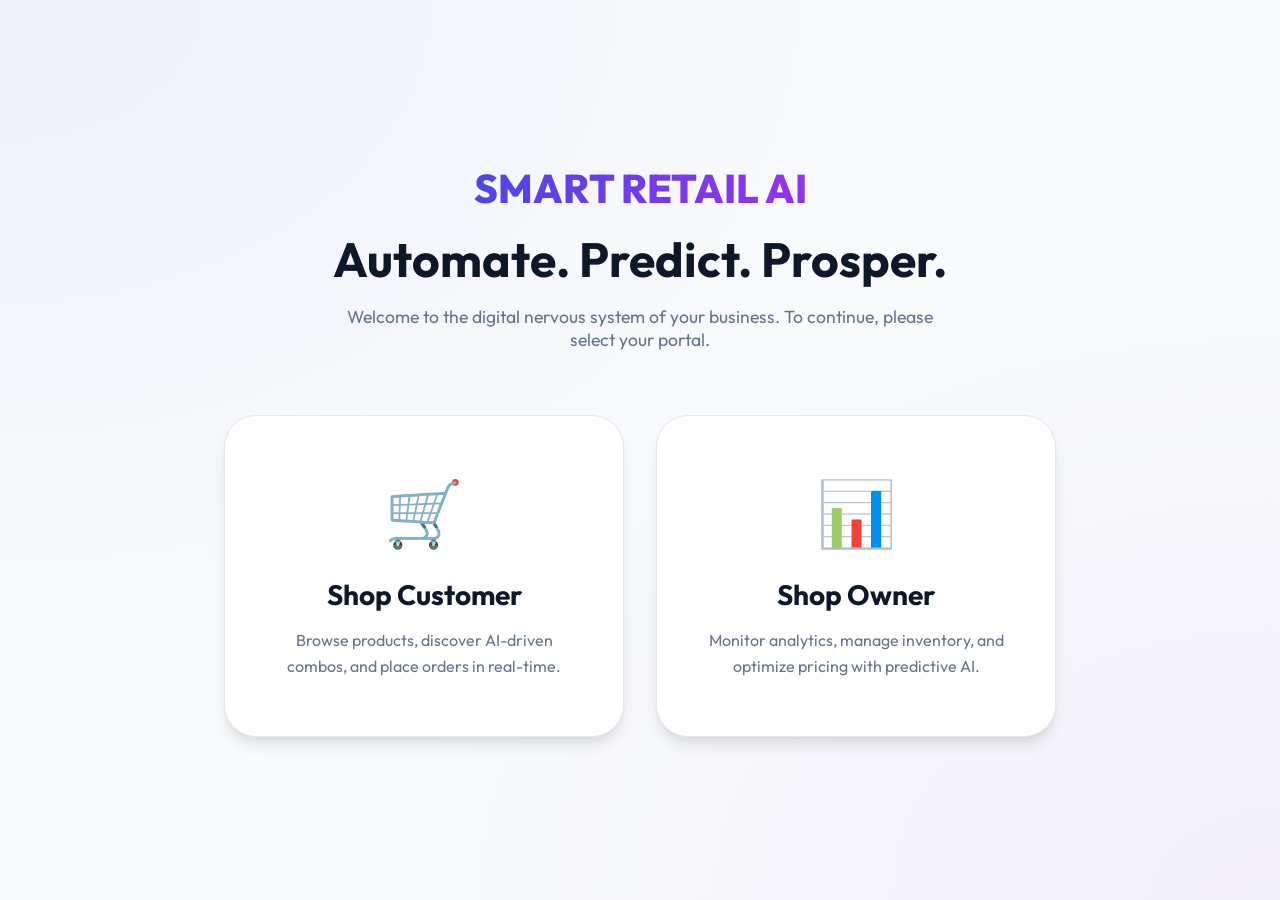
<file: frontend/index.html>
<!DOCTYPE html>
<html lang="en">
<head>
    <meta charset="UTF-8">
    <meta name="viewport" content="width=device-width, initial-scale=1.0">
    <title>Smart Retail AI - Welcome</title>
    <link rel="stylesheet" href="style.css">
    <link href="https://fonts.googleapis.com/css2?family=Outfit:wght@300;400;500;600;700;800&display=swap" rel="stylesheet">
    <style>
        .landing-page-wrapper {
            min-height: 100vh;
            display: flex;
            justify-content: center;
            align-items: center;
            padding: 2rem;
            width: 100%;
        }

        .landing-container {
            display: flex;
            flex-direction: column;
            justify-content: center;
            align-items: center;
            text-align: center;
            width: 100%;
            max-width: 1200px;
        }

        .role-cards {
            display: flex;
            justify-content: center;
            flex-wrap: wrap;
            gap: 2rem;
            width: 100%;
            margin-top: 3rem;
        }

        .role-card {
            width: 100%;
            max-width: 400px;
            min-width: 300px;
            background: #fff;
            padding: 3.5rem 2.5rem;
            border-radius: 2rem;
            border: 1px solid var(--border);
            text-align: center;
            cursor: pointer;
            transition: all 0.4s cubic-bezier(0.175, 0.885, 0.32, 1.275);
            box-shadow: var(--shadow-md);
            text-decoration: none;
            color: inherit;
        }

        .role-card:hover {
            transform: translateY(-12px);
            border-color: var(--primary);
            box-shadow: var(--shadow-lg);
        }

        .role-icon {
            font-size: 4rem;
            margin-bottom: 1.5rem;
            display: block;
        }

        .role-card h2 {
            font-size: 1.75rem;
            margin-bottom: 1rem;
            color: var(--text);
        }

        .role-card p {
            color: var(--text-muted);
            line-height: 1.6;
        }

        .landing-logo {
            font-size: 2.5rem;
            font-weight: 800;
            background: linear-gradient(to right, var(--primary), var(--secondary));
            -webkit-background-clip: text;
            background-clip: text;
            -webkit-text-fill-color: transparent;
            margin-bottom: 1rem;
        }
    </style>
</head>
<body>
    <div class="landing-page-wrapper">
        <div class="landing-container">
            <div class="landing-logo">SMART RETAIL AI</div>
            <h1 style="font-size: 3rem; margin-bottom: 1rem;">Automate. Predict. Prosper.</h1>
            <p style="color: var(--text-muted); font-size: 1.1rem; max-width: 600px; margin-bottom: 1rem;">
                Welcome to the digital nervous system of your business. To continue, please select your portal.
            </p>

            <div class="role-cards">
                <a href="cart.html" class="role-card">
                    <span class="role-icon">🛒</span>
                    <h2>Shop Customer</h2>
                    <p>Browse products, discover AI-driven combos, and place orders in real-time.</p>
                </a>

                <a href="dashboard.html" class="role-card">
                    <span class="role-icon">📊</span>
                    <h2>Shop Owner</h2>
                    <p>Monitor analytics, manage inventory, and optimize pricing with predictive AI.</p>
                </a>
            </div>
        </div>
    </div>
</body>
</html>
</file>
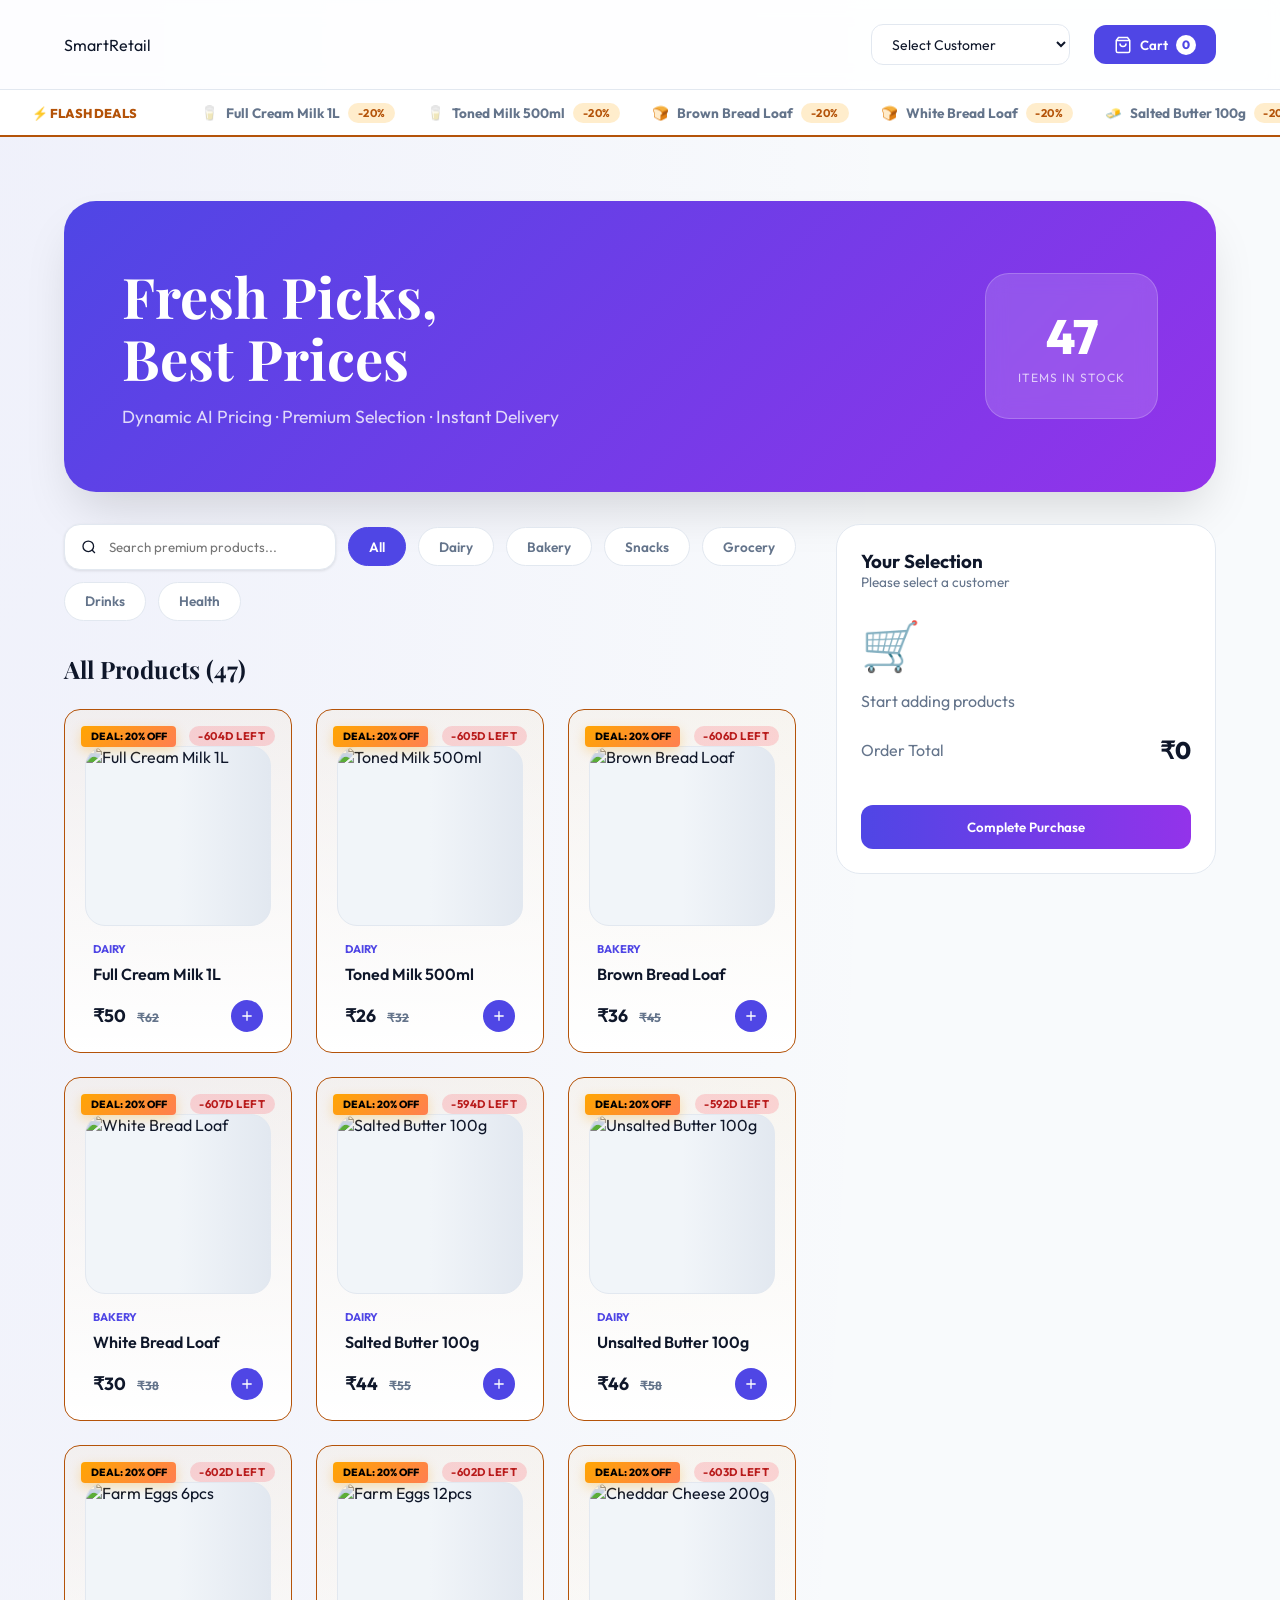
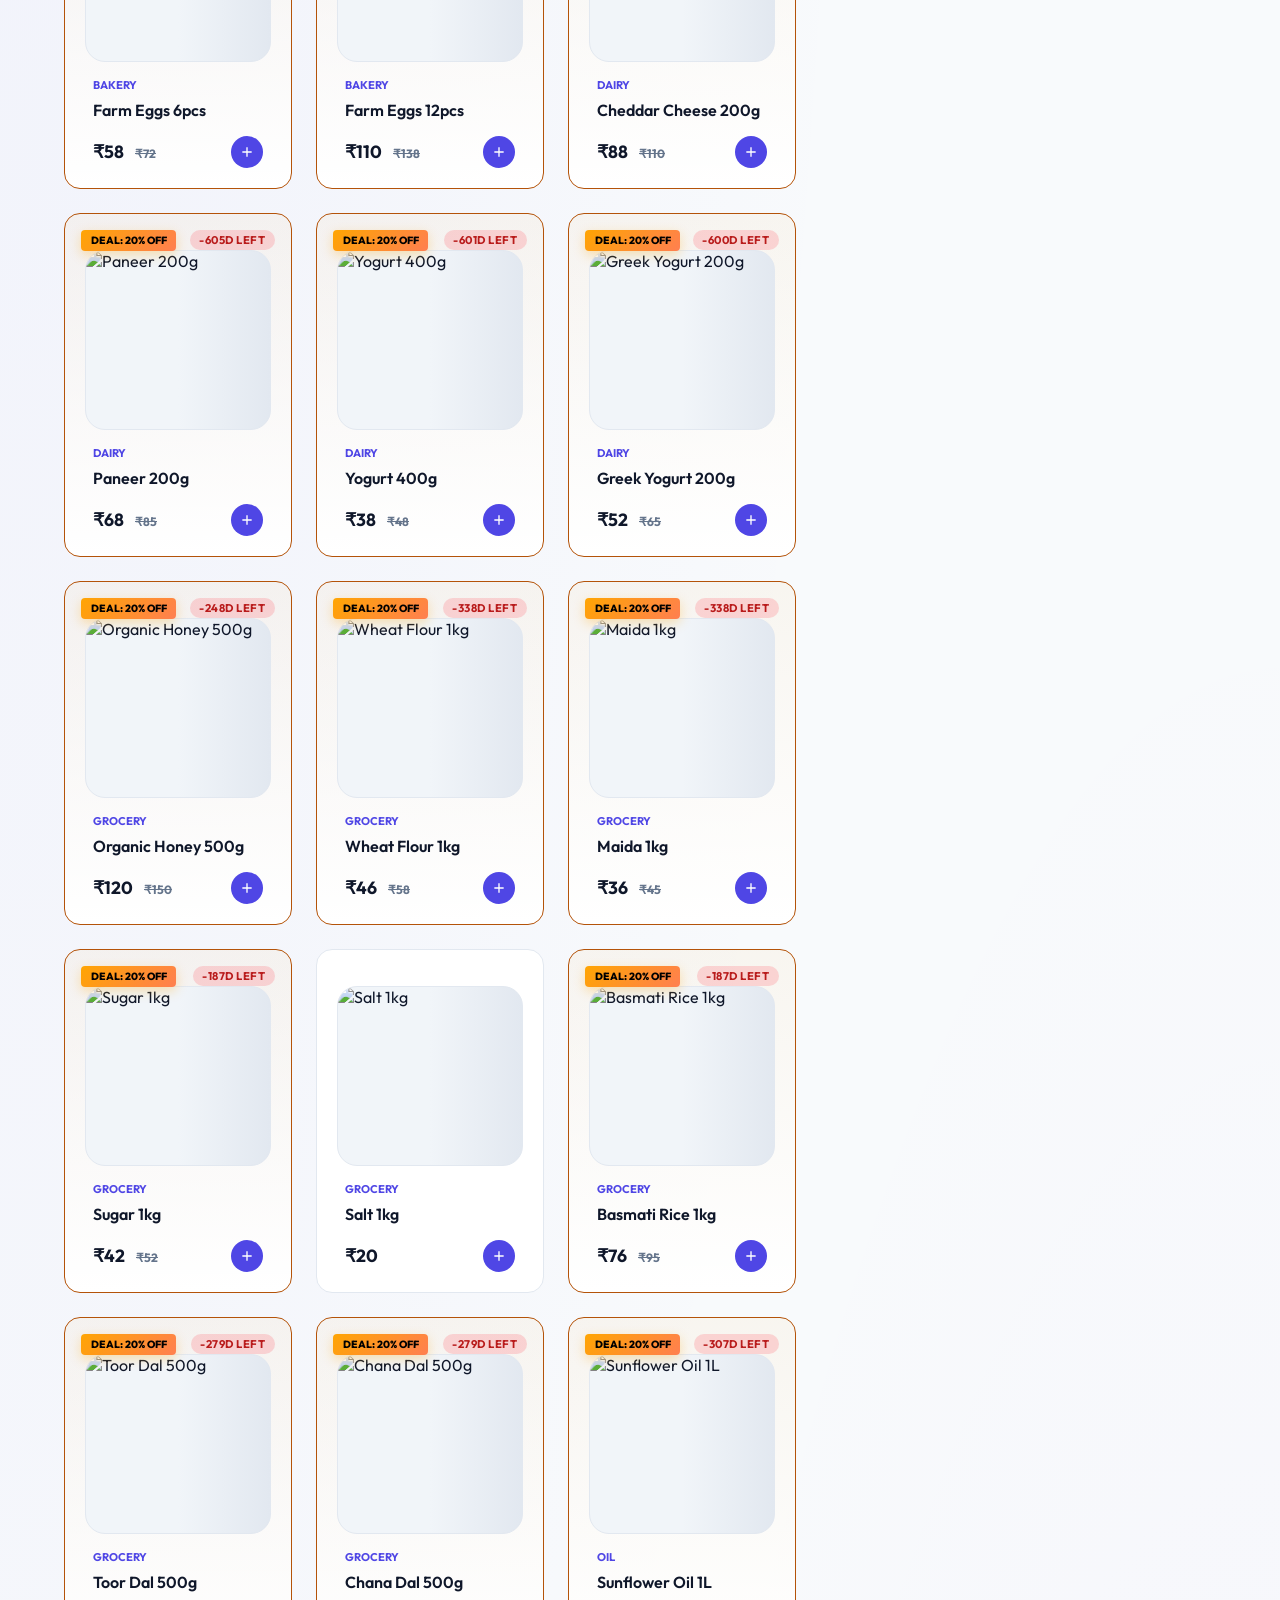
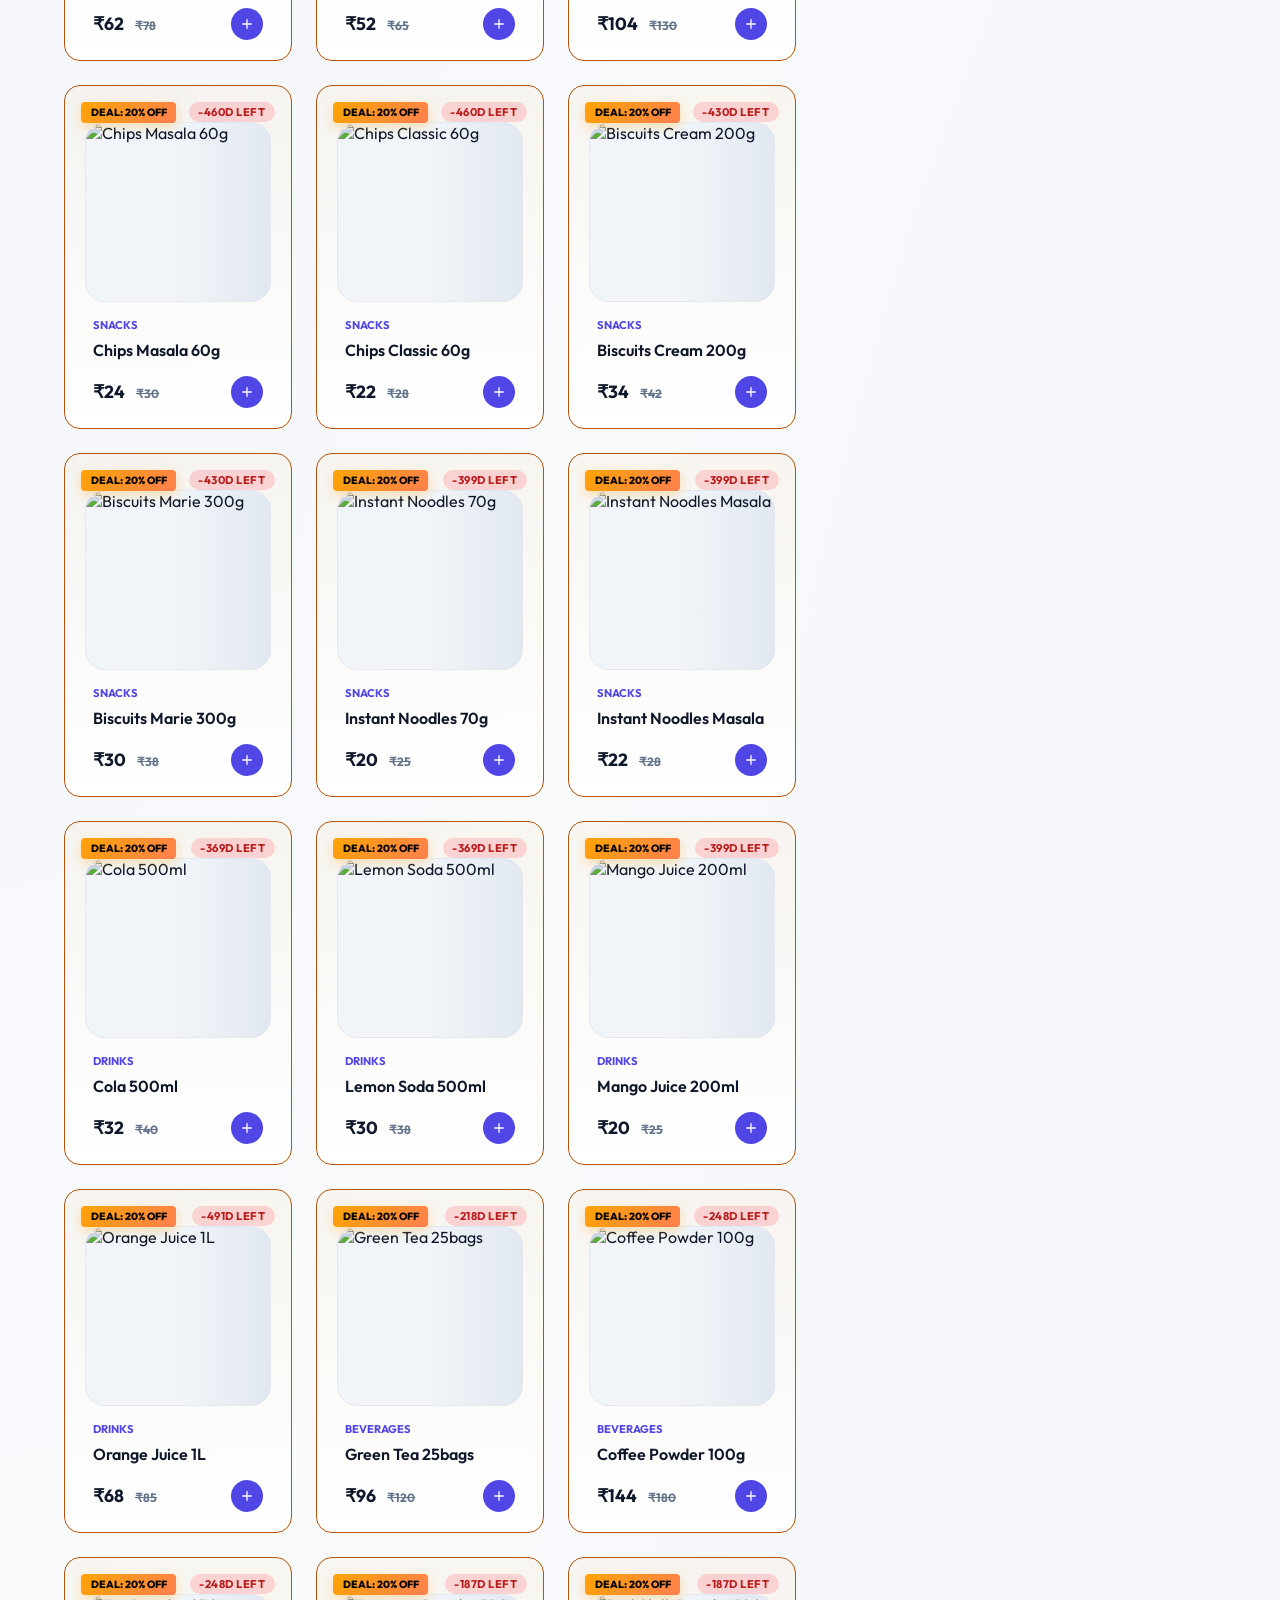
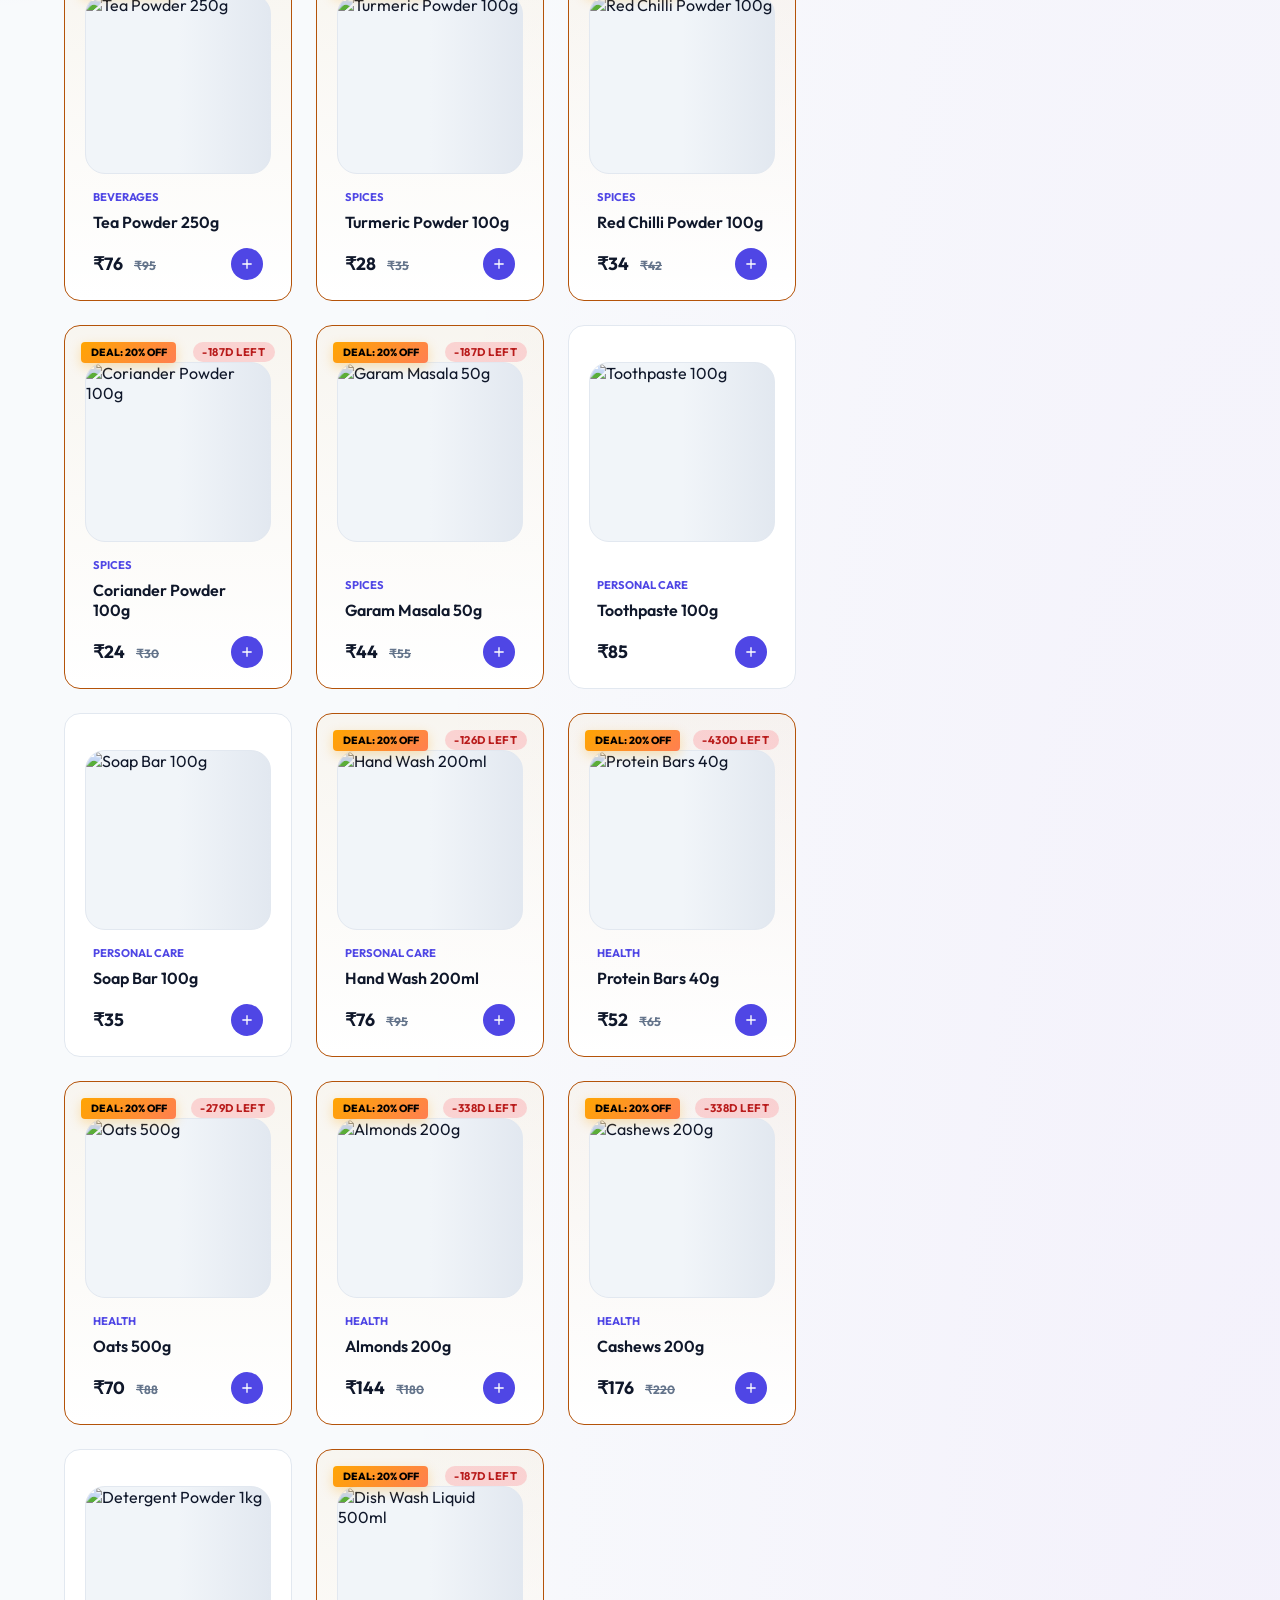
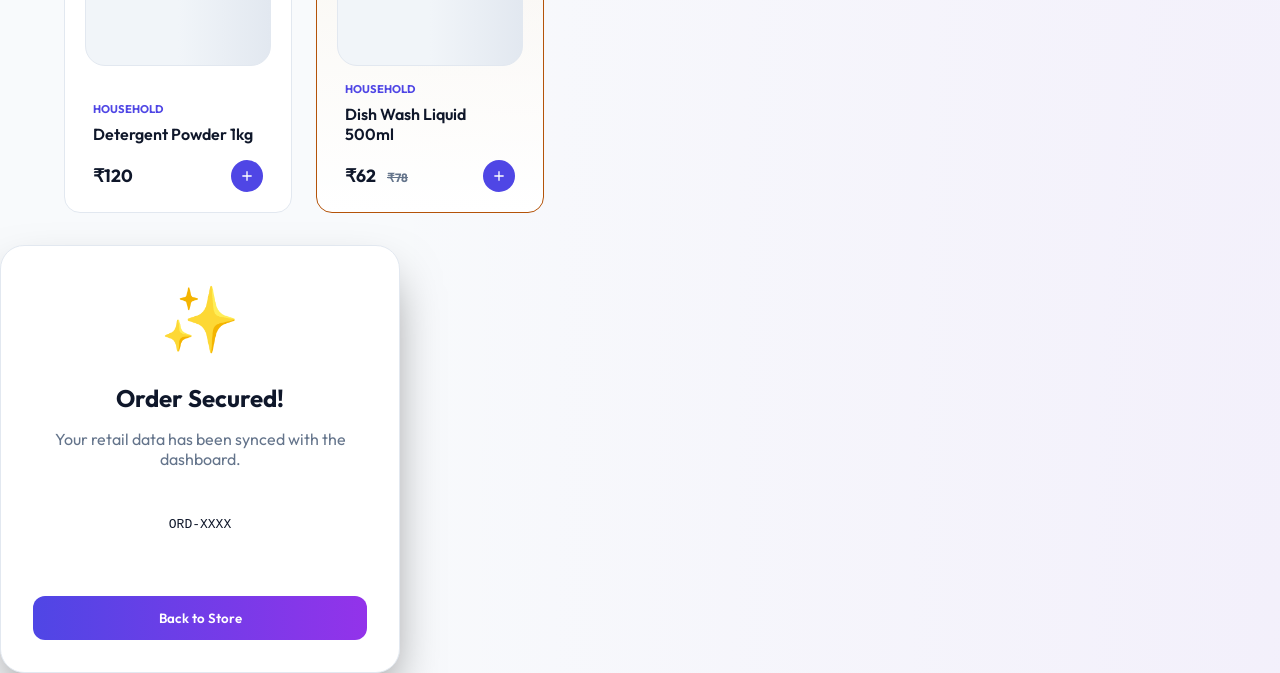
<file: frontend/stock.html>
<!DOCTYPE html>
<html lang="en">
<head>
<meta charset="UTF-8"/>
<meta name="viewport" content="width=device-width, initial-scale=1.0"/>
<title>Smart Retail — Premium Shop</title>
<link rel="preconnect" href="https://fonts.googleapis.com"/>
<link href="https://fonts.googleapis.com/css2?family=Playfair+Display:wght@500;700&family=Outfit:wght@300;400;600;800&display=swap" rel="stylesheet"/>
<link rel="stylesheet" href="style.css">
</head>
<body>

<!-- NAV -->
<nav>
  <div class="brand" onclick="location.reload()">Smart<span>Retail</span></div>
  <div class="nav-right">
    <select class="customer-select" id="customerSelect" onchange="setCustomer(this.value)">
      <option value="">Select Customer</option>
    </select>
    <button class="cart-btn" onclick="scrollToCart()">
      <svg width="18" height="18" fill="none" stroke="currentColor" stroke-width="2" viewBox="0 0 24 24"><path d="M6 2L3 6v14a2 2 0 002 2h14a2 2 0 002-2V6l-3-4z"/><line x1="3" y1="6" x2="21" y2="6"/><path d="M16 10a4 4 0 01-8 0"/></svg>
      <span>Cart</span>
      <span class="cart-count" id="cartCount">0</span>
    </button>
  </div>
</nav>

<!-- EXPIRY TICKER -->
<div class="expiry-banner" id="expiryBannerContainer" style="display:none">
  <span class="expiry-banner-title">⚡ Flash Deals</span>
  <div class="expiry-ticker-wrap" id="expiryTicker">
    <!-- Chips will be duplicated here for a seamless loop -->
  </div>
</div>

<main>
    <!-- HERO -->
    <div class="hero reveal-up">
      <div class="hero-text">
        <h1>Fresh Picks,<br/>Best Prices</h1>
        <p>Dynamic AI Pricing · Premium Selection · Instant Delivery</p>
      </div>
      <div class="hero-badge">
        <span class="num" id="heroProductCount">...</span>
        <span class="lbl">Items in Stock</span>
      </div>
    </div>

    <!-- MAIN GRID -->
    <div class="main">
      <!-- SHOP SIDE -->
      <div class="shop-side">
        <div class="filters reveal-up">
          <div class="search-box">
            <svg width="18" height="18" fill="none" stroke="currentColor" stroke-width="2" viewBox="0 0 24 24"><circle cx="11" cy="11" r="8"/><line x1="21" y1="21" x2="16.65" y2="16.65"/></svg>
            <input type="text" id="searchInput" placeholder="Search premium products..." oninput="filterProducts()"/>
          </div>
          <button class="cat-chip active" onclick="filterCat('all',this)">All</button>
          <button class="cat-chip" onclick="filterCat('Dairy',this)">Dairy</button>
          <button class="cat-chip" onclick="filterCat('Bakery',this)">Bakery</button>
          <button class="cat-chip" onclick="filterCat('Snacks',this)">Snacks</button>
          <button class="cat-chip" onclick="filterCat('Grocery',this)">Grocery</button>
          <button class="cat-chip" onclick="filterCat('Drinks',this)">Drinks</button>
          <button class="cat-chip" onclick="filterCat('Health',this)">Health</button>
        </div>

        <!-- TRENDING SECTION -->
        <div class="trending-container reveal-up" id="trendingSection" style="display:none">
          <div class="trending-header">
            <span class="trending-icon">🔥</span>
            <h3 class="section-title" style="margin-bottom:0">Trending Now</h3>
          </div>
          <div class="product-grid" id="trendingGrid"></div>
        </div>

        <h3 class="section-title reveal-up" id="sectionTitle">All Products</h3>
        <div class="product-grid" id="productsGrid"></div>
      </div>

      <!-- CART SIDEBAR -->
      <div class="cart-side reveal-up" id="cartSide">
         <div class="sidebar-panel">
            <div class="cart-header">
                <h3>Your Selection</h3>
                <p id="cartCustomerName" style="font-size:0.85rem; color:var(--text-muted)">Please select a customer</p>
            </div>
            
            <div class="cart-items" id="cartItems" style="margin: 1.5rem 0; max-height: 400px; overflow-y: auto;">
                <div class="cart-empty">
                    <div style="font-size:3rem; margin-bottom:1rem">🛒</div>
                    <p style="color:var(--text-muted)">Start adding products</p>
                </div>
            </div>

            <div class="combo-suggestion" id="comboSection" style="display:none">
                <p style="font-size:0.75rem; text-transform:uppercase; font-weight:800; color:var(--accent); margin-bottom:1rem">Smart Pairings</p>
                <div id="comboList"></div>
            </div>

            <div class="cart-footer">
                <div class="total-row" style="display:flex; justify-content:space-between; align-items:center; margin-bottom:1.5rem">
                    <span style="color:var(--text-muted)">Order Total</span>
                    <span id="cartTotal" style="font-size:1.5rem; font-weight:800">₹0</span>
                </div>
                <button class="btn-primary" id="checkoutBtn" onclick="openCheckout()" disabled>Complete Purchase</button>
            </div>
         </div>
      </div>
    </div>
</main>

<!-- MODALS -->
<div class="modal-overlay" id="checkoutModal">
  <div class="modal-content">
    <div class="modal-header">
        <h2>Order Confirmation</h2>
        <button class="close-modal" onclick="closeCheckout()">✕</button>
    </div>
    <div style="display:grid; grid-template-columns: 1fr 1fr; gap:2rem">
        <div>
            <div class="form-group" style="margin-bottom:1.5rem">
                <label style="display:block; font-size:0.75rem; color:var(--text-muted); margin-bottom:0.5rem">CUSTOMER NAME</label>
                <input type="text" id="orderName" class="customer-select" style="width:100%" placeholder="Enter name"/>
            </div>
            <div class="form-group">
                <label style="display:block; font-size:0.75rem; color:var(--text-muted); margin-bottom:0.5rem">CONTACT</label>
                <input type="text" id="orderPhone" class="customer-select" style="width:100%" placeholder="+91 XXXX XXX XXX"/>
            </div>
        </div>
        <div id="orderSummary" class="sidebar-panel" style="background:rgba(255,255,255,0.02)">
            <!-- Summary injected here -->
        </div>
    </div>
    <div style="margin-top:2rem; text-align:right">
        <button class="btn-primary" style="width:auto; padding: 0.875rem 3rem" onclick="placeOrder()">Confirm & Bill</button>
    </div>
  </div>
</div>

<div class="success-overlay" id="successOverlay">
  <div class="modal-content" style="text-align:center; max-width:400px">
    <div style="font-size:4rem; margin-bottom:1.5rem">✨</div>
    <h2>Order Secured!</h2>
    <p style="color:var(--text-muted); margin: 1rem 0 2rem">Your retail data has been synced with the dashboard.</p>
    <div id="successOrderId" style="font-family:monospace; background:var(--surface); padding:1rem; border-radius:1rem; margin-bottom:2rem">ORD-XXXX</div>
    <button class="btn-primary" onclick="continueShopping()">Back to Store</button>
  </div>
</div>

<script src="config.js"></script>
<script src="imageService.js"></script>
<script>
// ── DATA ──────────────────────────────────────────────────────────────────────
const PRODUCTS = [
  {id:"P001",name:"Full Cream Milk 1L",cat:"Dairy",price:62,cost:38,stock:120,expiry:"2025-04-10",unit:"bottle",emoji:"🥛"},
  {id:"P002",name:"Toned Milk 500ml",cat:"Dairy",price:32,cost:20,stock:90,expiry:"2025-04-09",unit:"packet",emoji:"🥛"},
  {id:"P003",name:"Brown Bread Loaf",cat:"Bakery",price:45,cost:28,stock:60,expiry:"2025-04-08",unit:"piece",emoji:"🍞"},
  {id:"P004",name:"White Bread Loaf",cat:"Bakery",price:38,cost:22,stock:75,expiry:"2025-04-07",unit:"piece",emoji:"🍞"},
  {id:"P005",name:"Salted Butter 100g",cat:"Dairy",price:55,cost:34,stock:80,expiry:"2025-04-20",unit:"pack",emoji:"🧈"},
  {id:"P006",name:"Unsalted Butter 100g",cat:"Dairy",price:58,cost:36,stock:50,expiry:"2025-04-22",unit:"pack",emoji:"🧈"},
  {id:"P007",name:"Farm Eggs 6pcs",cat:"Bakery",price:72,cost:48,stock:100,expiry:"2025-04-12",unit:"pack",emoji:"🥚"},
  {id:"P008",name:"Farm Eggs 12pcs",cat:"Bakery",price:138,cost:90,stock:60,expiry:"2025-04-12",unit:"pack",emoji:"🥚"},
  {id:"P009",name:"Cheddar Cheese 200g",cat:"Dairy",price:110,cost:70,stock:40,expiry:"2025-04-11",unit:"pack",emoji:"🧀"},
  {id:"P010",name:"Paneer 200g",cat:"Dairy",price:85,cost:55,stock:55,expiry:"2025-04-09",unit:"pack",emoji:"🧀"},
  {id:"P011",name:"Yogurt 400g",cat:"Dairy",price:48,cost:30,stock:70,expiry:"2025-04-13",unit:"cup",emoji:"🥛"},
  {id:"P012",name:"Greek Yogurt 200g",cat:"Dairy",price:65,cost:42,stock:45,expiry:"2025-04-14",unit:"cup",emoji:"🥛"},
  {id:"P013",name:"Organic Honey 500g",cat:"Grocery",price:150,cost:95,stock:35,expiry:"2026-04-01",unit:"bottle",emoji:"🍯"},
  {id:"P014",name:"Wheat Flour 1kg",cat:"Grocery",price:58,cost:36,stock:110,expiry:"2026-01-01",unit:"pack",emoji:"🌾"},
  {id:"P015",name:"Maida 1kg",cat:"Grocery",price:45,cost:28,stock:95,expiry:"2026-01-01",unit:"pack",emoji:"🌾"},
  {id:"P016",name:"Sugar 1kg",cat:"Grocery",price:52,cost:32,stock:130,expiry:"2026-06-01",unit:"pack",emoji:"🍬"},
  {id:"P017",name:"Salt 1kg",cat:"Grocery",price:20,cost:12,stock:150,expiry:"2027-01-01",unit:"pack",emoji:"🧂"},
  {id:"P018",name:"Basmati Rice 1kg",cat:"Grocery",price:95,cost:60,stock:80,expiry:"2026-06-01",unit:"pack",emoji:"🍚"},
  {id:"P019",name:"Toor Dal 500g",cat:"Grocery",price:78,cost:50,stock:75,expiry:"2026-03-01",unit:"pack",emoji:"🫘"},
  {id:"P020",name:"Chana Dal 500g",cat:"Grocery",price:65,cost:40,stock:65,expiry:"2026-03-01",unit:"pack",emoji:"🫘"},
  {id:"P021",name:"Sunflower Oil 1L",cat:"Oil",price:130,cost:82,stock:55,expiry:"2026-02-01",unit:"bottle",emoji:"🫙"},
  {id:"P024",name:"Chips Masala 60g",cat:"Snacks",price:30,cost:18,stock:200,expiry:"2025-09-01",unit:"pack",emoji:"🍟"},
  {id:"P025",name:"Chips Classic 60g",cat:"Snacks",price:28,cost:17,stock:180,expiry:"2025-09-01",unit:"pack",emoji:"🍟"},
  {id:"P026",name:"Biscuits Cream 200g",cat:"Snacks",price:42,cost:26,stock:160,expiry:"2025-10-01",unit:"pack",emoji:"🍪"},
  {id:"P027",name:"Biscuits Marie 300g",cat:"Snacks",price:38,cost:23,stock:140,expiry:"2025-10-01",unit:"pack",emoji:"🍪"},
  {id:"P028",name:"Instant Noodles 70g",cat:"Snacks",price:25,cost:15,stock:220,expiry:"2025-11-01",unit:"pack",emoji:"🍜"},
  {id:"P029",name:"Instant Noodles Masala",cat:"Snacks",price:28,cost:17,stock:190,expiry:"2025-11-01",unit:"pack",emoji:"🍜"},
  {id:"P030",name:"Cola 500ml",cat:"Drinks",price:40,cost:24,stock:250,expiry:"2025-12-01",unit:"bottle",emoji:"🥤"},
  {id:"P031",name:"Lemon Soda 500ml",cat:"Drinks",price:38,cost:23,stock:200,expiry:"2025-12-01",unit:"bottle",emoji:"🥤"},
  {id:"P032",name:"Mango Juice 200ml",cat:"Drinks",price:25,cost:15,stock:300,expiry:"2025-11-01",unit:"pack",emoji:"🧃"},
  {id:"P033",name:"Orange Juice 1L",cat:"Drinks",price:85,cost:54,stock:80,expiry:"2025-08-01",unit:"bottle",emoji:"🧃"},
  {id:"P034",name:"Green Tea 25bags",cat:"Beverages",price:120,cost:76,stock:60,expiry:"2026-05-01",unit:"box",emoji:"🍵"},
  {id:"P035",name:"Coffee Powder 100g",cat:"Beverages",price:180,cost:114,stock:50,expiry:"2026-04-01",unit:"pack",emoji:"☕"},
  {id:"P036",name:"Tea Powder 250g",cat:"Beverages",price:95,cost:60,stock:90,expiry:"2026-04-01",unit:"pack",emoji:"🫖"},
  {id:"P037",name:"Turmeric Powder 100g",cat:"Spices",price:35,cost:22,stock:120,expiry:"2026-06-01",unit:"pack",emoji:"🌿"},
  {id:"P038",name:"Red Chilli Powder 100g",cat:"Spices",price:42,cost:26,stock:110,expiry:"2026-06-01",unit:"pack",emoji:"🌶️"},
  {id:"P039",name:"Coriander Powder 100g",cat:"Spices",price:30,cost:19,stock:130,expiry:"2026-06-01",unit:"pack",emoji:"🌿"},
  {id:"P040",name:"Garam Masala 50g",cat:"Spices",price:55,cost:35,stock:100,expiry:"2026-06-01",unit:"pack",emoji:"🌶️"},
  {id:"P041",name:"Toothpaste 100g",cat:"Personal Care",price:85,cost:54,stock:70,expiry:"2027-01-01",unit:"tube",emoji:"🪥"},
  {id:"P043",name:"Soap Bar 100g",cat:"Personal Care",price:35,cost:22,stock:200,expiry:"2027-01-01",unit:"piece",emoji:"🧼"},
  {id:"P044",name:"Hand Wash 200ml",cat:"Personal Care",price:95,cost:60,stock:80,expiry:"2026-08-01",unit:"bottle",emoji:"🧴"},
  {id:"P045",name:"Protein Bars 40g",cat:"Health",price:65,cost:41,stock:90,expiry:"2025-10-01",unit:"piece",emoji:"💪"},
  {id:"P046",name:"Oats 500g",cat:"Health",price:88,cost:56,stock:75,expiry:"2026-03-01",unit:"pack",emoji:"🌾"},
  {id:"P047",name:"Almonds 200g",cat:"Health",price:180,cost:114,stock:40,expiry:"2026-01-01",unit:"pack",emoji:"🥜"},
  {id:"P048",name:"Cashews 200g",cat:"Health",price:220,cost:140,stock:35,expiry:"2026-01-01",unit:"pack",emoji:"🥜"},
  {id:"P049",name:"Detergent Powder 1kg",cat:"Household",price:120,cost:76,stock:60,expiry:"2027-01-01",unit:"pack",emoji:"🧺"},
  {id:"P050",name:"Dish Wash Liquid 500ml",cat:"Household",price:78,cost:50,stock:85,expiry:"2026-06-01",unit:"bottle",emoji:"🧴"},
];

const COMBOS = [
  {id:"CB001",name:"Breakfast Combo",products:["P001","P003","P005"],d2:0.08},
  {id:"CB002",name:"Egg & Bread Bundle",products:["P003","P004","P007"],d2:0.07},
  {id:"CB003",name:"Dairy Saver Pack",products:["P001","P005","P009"],d2:0.09},
  {id:"CB004",name:"Snack & Drink Combo",products:["P024","P030","P028"],d2:0.06},
  {id:"CB005",name:"Kitchen Essentials",products:["P014","P016","P037","P038"],d2:0.10},
];

const CUSTOMERS = [
  {id:"C001",name:"Ravi Kumar",type:"Regular"},{id:"C002",name:"Priya Sharma",type:"Regular"},
  {id:"C003",name:"Arjun Mehta",type:"New"},{id:"C004",name:"Sunita Devi",type:"Regular"},
  {id:"C005",name:"Karthik Raja",type:"Regular"},{id:"C006",name:"Meena Krishnan",type:"VIP"},
];

// ── STATE ─────────────────────────────────────────────────────────────────────
let cart = {};
let currentCustomer = null;
let activeCategory = 'all';
let observer = null;

// ── UTIL ──────────────────────────────────────────────────────────────────────
function daysUntilExpiry(expiryDate) {
  const today = new Date();
  today.setHours(0,0,0,0);
  const exp = new Date(expiryDate);
  return Math.ceil((exp - today) / (1000*60*60*24));
}

function getD1(days) {
  if (days <= 2) return 0.20;
  if (days <= 3) return 0.15;
  if (days <= 5) return 0.10;
  if (days <= 7) return 0.05;
  return 0;
}

function getExpiryTag(days) {
  if (days <= 3) return {text:`${days}d left`, cls:'critical'};
  if (days <= 7) return {text:`${days}d left`, cls:'warning'};
  return null;
}

// ── INIT ──────────────────────────────────────────────────────────────────────
function init() {
  // Populate dropdown
  const sel = document.getElementById('customerSelect');
  CUSTOMERS.forEach(c => {
    const opt = document.createElement('option');
    opt.value = c.id;
    opt.textContent = `${c.name} (${c.type})`;
    sel.appendChild(opt);
  });

  // Expiry Ticker
  const ticker = document.getElementById('expiryTicker');
  const promoProds = PRODUCTS.filter(p => daysUntilExpiry(p.expiry) <= 7);
  if (promoProds.length > 0) {
    document.getElementById('expiryBannerContainer').style.display = 'flex';
    const chipsHtml = promoProds.map(p => {
        const d1 = getD1(daysUntilExpiry(p.expiry));
        return `<div class="expiry-chip" onclick="filterCat('${p.cat}', null)">
            <span>${p.emoji}</span>
            <b>${p.name}</b>
            <span class="badge warning">-${Math.round(d1*100)}%</span>
        </div>`;
    }).join('');
    // Duplicate for seamless loop
    ticker.innerHTML = chipsHtml + chipsHtml;
  }

  initRevealObserver();
  renderProducts();
  loadDynamicInsights();
  document.getElementById('heroProductCount').textContent = PRODUCTS.length;
}

function initRevealObserver() {
    if (observer) observer.disconnect();
    observer = new IntersectionObserver((entries) => {
        entries.forEach(entry => {
            if (entry.isIntersecting) {
                entry.target.classList.add('visible');
                observer.unobserve(entry.target);
            }
        });
    }, { threshold: 0.1 });
    document.querySelectorAll('.reveal-up').forEach(el => observer.observe(el));
}

// ── PRODUCTS ──────────────────────────────────────────────────────────────────
function renderProducts() {
  const grid = document.getElementById('productsGrid');
  const search = document.getElementById('searchInput').value.toLowerCase();
  let filtered = PRODUCTS.filter(p => {
    const catMatch = activeCategory === 'all' || p.cat === activeCategory;
    const searchMatch = !search || p.name.toLowerCase().includes(search);
    return catMatch && searchMatch;
  });

  document.getElementById('sectionTitle').textContent =
    activeCategory === 'all' ? `All Products (${filtered.length})` :
    `${activeCategory} (${filtered.length})`;

  grid.innerHTML = filtered.map(p => renderItemCard(p)).join('');
  
  // Trigger async loads
  filtered.forEach(p => updateCardImage(p.id, p.name));
  
  // Stagger visibility hack
  setTimeout(() => {
    document.querySelectorAll('#productsGrid .reveal-up').forEach((el, index) => {
       setTimeout(() => el.classList.add('visible'), index * 50);
    });
  }, 100);
}

function renderItemCard(p, isTrending = false) {
  const days = daysUntilExpiry(p.expiry);
  const tag = getExpiryTag(days);
  const d1 = getD1(days);
  const displayPrice = d1 > 0 ? Math.round(p.price * (1 - d1)) : p.price;
  const inCart = cart[p.id] ? 'in-cart' : '';
  
  return `<div class="product-card reveal-up ${inCart} ${d1 > 0 ? 'has-promo' : ''} ${isTrending ? 'is-trending' : ''}" id="pc${p.id}" onclick="addToCart('${p.id}')">
    ${tag ? `<span class="badge ${tag.cls}" style="position:absolute; top:1rem; right:1rem; z-index:5">${tag.text}</span>` : ''}
    ${isTrending ? `<span class="trending-badge">TOP SELLER</span>` : ''}
    ${d1 > 0 ? `<span class="expiry-promo-badge">DEAL: ${Math.round(d1*100)}% OFF</span>` : ''}
    
    <div class="product-img-container skeleton">
        <img class="product-img" alt="${p.name}" />
    </div>

    <div class="product-info" style="padding: 0 0.5rem">
        <span class="product-cat">${p.cat}</span>
        <div class="product-name" style="margin: 0.25rem 0 1rem">${p.name}</div>
        <div class="product-footer">
            <div class="product-price">
                ₹${displayPrice}
                ${d1 > 0 ? `<span style="text-decoration:line-through; font-size:0.75rem; color:var(--text-muted); margin-left:0.5rem">₹${p.price}</span>` : ''}
            </div>
            <button class="add-btn" onclick="event.stopPropagation();addToCart('${p.id}')">
                <svg width="16" height="16" fill="white" viewBox="0 0 24 24"><path d="M19 13h-6v6h-2v-6H5v-2h6V5h2v6h6v2z"/></svg>
            </button>
        </div>
    </div>
  </div>`;
}

async function updateCardImage(pid, name) {
  const imgUrl = await ImageService.fetchProductImage(name);
  const imgEls = document.querySelectorAll(`#pc${pid} .product-img`);
  imgEls.forEach(imgEl => {
    imgEl.src = imgUrl;
    imgEl.onload = () => {
        imgEl.parentElement.classList.remove('skeleton');
        imgEl.style.opacity = '1';
    };
  });
}

function filterCat(cat, btn) {
  activeCategory = cat;
  if (btn) {
    document.querySelectorAll('.cat-chip').forEach(c => c.classList.remove('active'));
    btn.classList.add('active');
  }
  renderProducts();
}

function filterProducts() { renderProducts(); }

// ── CART ──────────────────────────────────────────────────────────────────────
function addToCart(pid) {
  if (!currentCustomer) { alert('Please select a customer first!'); return; }
  const prod = PRODUCTS.find(p => p.id === pid);
  if (!prod) return;
  if (cart[pid]) { cart[pid].qty += 1; }
  else {
    cart[pid] = { ...prod, qty: 1, d1: getD1(daysUntilExpiry(prod.expiry)) };
  }
  renderCart();
  document.getElementById('pc'+pid)?.classList.add('in-cart');
}

function renderCart() {
  const items = Object.values(cart);
  const cartItemsEl = document.getElementById('cartItems');
  document.getElementById('cartCount').textContent = items.reduce((s,i) => s + i.qty, 0);

  if (items.length === 0) {
    cartItemsEl.innerHTML = `<div class="cart-empty"><div style="font-size:3rem; margin-bottom:1rem">🛒</div><p style="color:var(--text-muted)">Start adding products</p></div>`;
    document.getElementById('cartTotal').textContent = '₹0';
    document.getElementById('checkoutBtn').disabled = true;
    document.getElementById('comboSection').style.display = 'none';
    return;
  }

  cartItemsEl.innerHTML = items.map(item => `
    <div class="alert-item" style="padding:0.75rem; border-left:2px solid var(--primary)">
      <span style="font-size:1.25rem">${item.emoji}</span>
      <div class="alert-info" style="flex:1">
        <h4 style="font-size:0.85rem">${item.name}</h4>
        <p style="font-size:0.75rem">₹${Math.round(item.price*(1-item.d1))} × ${item.qty}</p>
      </div>
      <button class="close-modal" style="font-size:1rem" onclick="removeItem('${item.id}')">✕</button>
    </div>
  `).join('');

  const total = items.reduce((s,i) => s + Math.round(i.price*(1-i.d1))*i.qty, 0);
  document.getElementById('cartTotal').textContent = `₹${total}`;
  document.getElementById('checkoutBtn').disabled = false;
  renderCombos();
}

function removeItem(pid) { delete cart[pid]; renderCart(); renderProducts(); }

function renderCombos() {
  const cartIds = Object.keys(cart);
  const relevant = COMBOS.filter(c => c.products.some(pid => cartIds.includes(pid)));
  const sec = document.getElementById('comboSection');
  if (relevant.length === 0) { sec.style.display = 'none'; return; }
  sec.style.display = 'block';
  document.getElementById('comboList').innerHTML = relevant.map(c => `
    <div class="combo-card" style="padding:0.75rem">
        <div style="font-size:0.85rem; font-weight:700; margin-bottom:0.5rem">${c.name}</div>
        <button class="btn-primary" style="padding:0.4rem; font-size:0.75rem" onclick="addCombo('${c.id}')">Add Saving Bundle</button>
    </div>
  `).join('');
}

function addCombo(cid) {
  const combo = COMBOS.find(c => c.id === cid);
  combo.products.forEach(pid => {
    const prod = PRODUCTS.find(p => p.id === pid);
    if (!cart[pid]) cart[pid] = { ...prod, qty: 1, d1: getD1(daysUntilExpiry(prod.expiry)) };
    else cart[pid].qty += 1;
  });
  renderCart();
  renderProducts();
}

function setCustomer(cid) {
  currentCustomer = CUSTOMERS.find(c => c.id === cid) || null;
  document.getElementById('cartCustomerName').textContent = currentCustomer
    ? `${currentCustomer.name} · ${currentCustomer.type} Tier`
    : 'Please select a customer';
}

function openCheckout() {
  const items = Object.values(cart);
  const total = items.reduce((s,i) => s + Math.round(i.price*(1-i.d1))*i.qty, 0);
  document.getElementById('orderSummary').innerHTML = `
    <h4 style="margin-bottom:1rem">Summary</h4>
    ${items.map(i => `<div style="display:flex; justify-content:space-between; font-size:0.85rem; margin-bottom:0.5rem">
        <span>${i.name} x${i.qty}</span>
        <span>₹${Math.round(i.price*(1-i.d1))*i.qty}</span>
    </div>`).join('')}
    <div style="border-top:1px solid var(--border); margin-top:1rem; padding-top:1rem; display:flex; justify-content:space-between; font-weight:800">
        <span>Total Payable</span>
        <span>₹${total}</span>
    </div>
  `;
  document.getElementById('checkoutModal').style.display = 'flex';
}

function closeCheckout() { document.getElementById('checkoutModal').style.display = 'none'; }

function placeOrder() {
  const name = document.getElementById('orderName').value.trim();
  if (!name) { alert('Name required!'); return; }
  const orderId = 'ORD-' + Math.random().toString(36).substr(2, 6).toUpperCase();
  document.getElementById('successOrderId').textContent = orderId;
  document.getElementById('successOverlay').style.display = 'flex';
  closeCheckout();
  cart = {};
  renderCart();
  renderProducts();
}

function continueShopping() { document.getElementById('successOverlay').style.display = 'none'; }
function scrollToCart() { document.getElementById('cartSide').scrollIntoView({behavior:'smooth'}); }

async function loadDynamicInsights() {
  try {
    const tRes = await fetch('http://127.0.0.1:5000/api/analytics/trending');
    const trending = await tRes.json();
    if (trending.length > 0) {
      document.getElementById('trendingSection').style.display = 'block';
      const tGrid = document.getElementById('trendingGrid');
      tGrid.innerHTML = trending.map(tp => {
        const p = PRODUCTS.find(prod => prod.id === tp.product_id) || tp;
        return renderItemCard(p, true);
      }).join('');
      trending.forEach(tp => updateCardImage(tp.product_id, tp.product_name));
      initRevealObserver();
    }
  } catch (e) { console.log("Trending API Offline"); }
}

init();
</script>
</body>
</html>
</file>
<file: frontend/style.css>
:root {
    --primary: #4f46e5;
    --secondary: #9333ea;
    --accent: #0891b2;
    --background: #f8fafc;
    --surface: #ffffff;
    --text: #0f172a;
    --text-muted: #64748b;
    --success: #15803d;
    --warning: #b45309;
    --danger: #b91c1c;
    --glass: rgba(255, 255, 255, 0.85);
    --border: #e2e8f0;
    --shadow-sm: 0 1px 3px rgba(0, 0, 0, 0.1);
    --shadow-md: 0 10px 15px -3px rgba(0, 0, 0, 0.1), 0 4px 6px -2px rgba(0, 0, 0, 0.05);
    --shadow-lg: 0 25px 50px -12px rgba(0, 0, 0, 0.15);
}

* {
    margin: 0;
    padding: 0;
    box-sizing: border-box;
    font-family: 'Outfit', 'Inter', sans-serif;
}

body {
    background-color: var(--background);
    color: var(--text);
    min-height: 100vh;
    overflow-x: hidden;
    background-image: 
        radial-gradient(at 0% 0%, rgba(79, 70, 229, 0.05) 0px, transparent 50%),
        radial-gradient(at 100% 100%, rgba(147, 51, 234, 0.05) 0px, transparent 50%);
}

a {
    text-decoration: none;
    color: inherit;
}

nav {
    display: flex;
    justify-content: space-between;
    align-items: center;
    padding: 1.5rem 5%;
    background: var(--glass);
    backdrop-filter: blur(10px);
    border-bottom: 1px solid var(--border);
    position: sticky;
    top: 0;
    z-index: 100;
}

.logo {
    font-size: 1.5rem;
    font-weight: 800;
    background: linear-gradient(to right, var(--primary), var(--secondary));
    -webkit-background-clip: text;
    background-clip: text;
    -webkit-text-fill-color: transparent;
    letter-spacing: -0.5px;
    cursor: pointer;
}

.brand { 
    display: flex;
    align-items: center;
}
.brand span { color: var(--text); }

.nav-right {
    display: flex;
    align-items: center;
    gap: 1.5rem;
}

.customer-select {
    background: var(--surface);
    color: var(--text);
    border: 1px solid var(--border);
    padding: 0.6rem 1rem;
    border-radius: 0.75rem;
    font-size: 0.875rem;
    outline: none;
    cursor: pointer;
    transition: border-color 0.3s;
}

.customer-select:focus {
    border-color: var(--primary);
}

.cart-btn {
    display: flex;
    align-items: center;
    gap: 0.5rem;
    background: var(--primary);
    color: white;
    border: none;
    padding: 0.6rem 1.25rem;
    border-radius: 0.75rem;
    font-weight: 600;
    cursor: pointer;
    transition: transform 0.2s, background 0.3s;
}

.cart-btn:hover {
    background: var(--secondary);
    transform: translateY(-2px);
}

.cart-count {
    background: white;
    color: var(--primary);
    border-radius: 50%;
    min-width: 20px;
    height: 20px;
    padding: 0 5px;
    display: flex;
    align-items: center;
    justify-content: center;
    font-size: 0.75rem;
    font-weight: 800;
}

.nav-links {
    display: flex;
    gap: 2rem;
}

.nav-link {
    font-weight: 500;
    color: var(--text-muted);
    transition: color 0.3s;
}

.nav-link.active, .nav-link:hover {
    color: var(--text);
}

main {
    padding: 2rem 5%;
    max-width: 1400px;
    margin: 0 auto;
}

/* Dashboard Header */
.dashboard-header {
    margin-bottom: 2rem;
}

.dashboard-header h1 {
    font-size: 2rem;
    margin-bottom: 0.5rem;
}

.dashboard-header p {
    color: var(--text-muted);
}

/* KPI Cards */
.stats-grid {
    display: grid;
    grid-template-columns: repeat(auto-fit, minmax(240px, 1fr));
    gap: 1.5rem;
    margin-bottom: 2rem;
}

.stat-card {
    background: var(--surface);
    padding: 1.5rem;
    border-radius: 1rem;
    border: 1px solid var(--border);
    transition: transform 0.3s, box-shadow 0.3s;
    position: relative;
    overflow: hidden;
}

.stat-card:hover {
    transform: translateY(-5px);
    box-shadow: var(--shadow-lg);
    border-color: var(--primary);
}

.stat-card {
    opacity: 0;
    animation: revealUp 0.6s cubic-bezier(0.22, 1, 0.36, 1) forwards;
}

.stat-card:nth-child(1) { animation-delay: 0.1s; }
.stat-card:nth-child(2) { animation-delay: 0.2s; }
.stat-card:nth-child(3) { animation-delay: 0.3s; }
.stat-card:nth-child(4) { animation-delay: 0.4s; }
.stat-card:nth-child(5) { animation-delay: 0.5s; }

.stat-card::after {
    content: '';
    position: absolute;
    top: -50%;
    left: -50%;
    width: 200%;
    height: 200%;
    background: radial-gradient(circle, rgba(255,255,255,0.05) 0%, transparent 70%);
    pointer-events: none;
}

.stat-label {
    color: var(--text-muted);
    font-size: 0.875rem;
    font-weight: 500;
    display: block;
    margin-bottom: 0.5rem;
}

.stat-value {
    font-size: 1.75rem;
    font-weight: 700;
    color: var(--text);
}

.stat-diff {
    font-size: 0.75rem;
    margin-top: 0.5rem;
    display: flex;
    align-items: center;
    gap: 0.25rem;
}

/* Charts Grid */
.charts-grid {
    display: grid;
    grid-template-columns: repeat(auto-fit, minmax(450px, 1fr));
    gap: 1.5rem;
    margin-bottom: 2rem;
}

.chart-container {
    background: var(--surface);
    padding: 1.5rem;
    border-radius: 1rem;
    border: 1px solid var(--border);
    min-height: 400px;
}

.chart-container h3 {
    margin-bottom: 1.5rem;
    font-size: 1.125rem;
}

/* Alerts Panel */
.alerts-panel {
    background: var(--surface);
    padding: 1.5rem;
    border-radius: 1rem;
    border: 1px solid var(--border);
}

.alerts-header {
    display: flex;
    justify-content: space-between;
    align-items: center;
    margin-bottom: 1.5rem;
}

.alert-item {
    display: flex;
    align-items: center;
    gap: 1rem;
    padding: 1rem;
    background: #fff;
    border-radius: 0.75rem;
    margin-bottom: 0.75rem;
    border-left: 4px solid var(--warning);
    box-shadow: var(--shadow-sm);
}

.alert-item.urgent {
    border-left: 4px solid var(--danger);
    background: rgba(239, 68, 68, 0.05);
}

.alert-info h4 {
    font-size: 0.95rem;
    margin-bottom: 0.25rem;
}

.alert-info p {
    font-size: 0.8rem;
    color: var(--text-muted);
}

.alert-discount {
    margin-left: auto;
    background: var(--warning);
    color: #000;
    padding: 0.25rem 0.75rem;
    border-radius: 2rem;
    font-size: 0.75rem;
    font-weight: 700;
}

/* Expiry Ticker */
.expiry-banner {
    background: var(--surface);
    border-bottom: 2px solid var(--warning);
    padding: 0.75rem 0;
    overflow: hidden;
    position: relative;
    white-space: nowrap;
    display: flex;
    align-items: center;
}

.expiry-banner-title {
    background: var(--surface);
    color: var(--warning);
    font-weight: 800;
    padding: 0 2rem;
    z-index: 2;
    font-size: 0.8rem;
    text-transform: uppercase;
}

.expiry-ticker-wrap {
    display: inline-block;
    animation: ticker 60s linear infinite;
    padding-left: 2rem;
}

@keyframes ticker {
    0% { transform: translateX(0); }
    100% { transform: translateX(-50%); }
}

.expiry-chip {
    display: inline-flex;
    align-items: center;
    gap: 0.5rem;
    margin-right: 2rem;
    color: var(--text-muted);
    font-size: 0.85rem;
    cursor: pointer;
    transition: color 0.3s;
}

.expiry-chip:hover {
    color: var(--warning);
}

/* Shop Hero */
.hero {
    background: linear-gradient(135deg, var(--primary), var(--secondary));
    padding: 4rem 5%;
    border-radius: 2rem;
    margin: 2rem 0;
    display: flex;
    justify-content: space-between;
    align-items: center;
    position: relative;
    overflow: hidden;
    box-shadow: var(--shadow-lg);
}

.hero::after {
    content: '';
    position: absolute;
    top: 0; right: 0; bottom: 0; left: 0;
    background: url('https://www.transparenttextures.com/patterns/carbon-fibre.png');
    opacity: 0.1;
}

.hero-text h1 {
    font-family: 'Playfair Display', serif;
    font-size: 3.5rem;
    line-height: 1.1;
    margin-bottom: 1rem;
    color: white;
}

.hero-text p {
    color: rgba(255,255,255,0.8);
    font-size: 1.1rem;
}

.hero-badge {
    background: rgba(255,255,255,0.15);
    backdrop-filter: blur(10px);
    border: 1px solid rgba(255,255,255,0.2);
    padding: 2rem;
    border-radius: 1.5rem;
    text-align: center;
}

.hero-badge .num {
    font-size: 3rem;
    font-weight: 800;
    color: white;
    display: block;
}

.hero-badge .lbl {
    font-size: 0.75rem;
    text-transform: uppercase;
    letter-spacing: 1px;
    color: rgba(255,255,255,0.7);
}

/* Layout Grid */
.main {
    display: grid;
    grid-template-columns: 1fr 380px;
    gap: 2.5rem;
    align-items: start;
}

.shop-side {
    min-width: 0;
}

.filters {
    display: flex;
    gap: 0.75rem;
    margin-bottom: 2rem;
    flex-wrap: wrap;
    align-items: center;
}

.search-box {
    flex: 1;
    min-width: 250px;
    display: flex;
    align-items: center;
    gap: 0.75rem;
    background: #fff;
    border: 1px solid var(--border);
    border-radius: 1rem;
    padding: 0 1rem;
    transition: border-color 0.3s;
    box-shadow: var(--shadow-sm);
}

.search-box:focus-within {
    border-color: var(--primary);
}

.search-box input {
    background: transparent;
    border: none;
    color: var(--text);
    padding: 0.875rem 0;
    outline: none;
    width: 100%;
}

.cat-chip {
    padding: 0.6rem 1.25rem;
    border-radius: 2rem;
    border: 1px solid var(--border);
    background: var(--surface);
    color: var(--text-muted);
    font-weight: 600;
    font-size: 0.85rem;
    cursor: pointer;
    transition: all 0.3s;
}

.cat-chip.active, .cat-chip:hover {
    background: var(--primary);
    color: white;
    border-color: var(--primary);
}

.section-title {
    font-family: 'Playfair Display', serif;
    font-size: 1.5rem;
    margin-bottom: 1.5rem;
}

/* Product Grid (For Cart Page) */
.product-grid {
    display: grid;
    grid-template-columns: repeat(auto-fill, minmax(220px, 1fr));
    gap: 1.5rem;
}

.product-card {
    background: var(--surface);
    border-radius: 1rem;
    padding: 1.25rem;
    border: 1px solid var(--border);
    transition: all 0.3s;
    display: flex;
    flex-direction: column;
    justify-content: space-between;
}

.product-card:hover {
    border-color: var(--primary);
    transform: translateY(-5px);
    box-shadow: var(--shadow-lg);
}

.product-card:hover .product-img {
    transform: scale(1.1);
}

.product-img-container {
    width: 100%;
    height: 180px;
    border-radius: 1.25rem;
    overflow: hidden;
    background: #f1f5f9;
    margin: 1rem 0;
    position: relative;
    border: 1px solid var(--border);
}

.product-img {
    width: 100%;
    height: 100%;
    object-fit: cover;
    transition: transform 0.6s cubic-bezier(0.22, 1, 0.36, 1);
    display: block;
}

.advanced-product-card:hover .product-img {
    transform: scale(1.1);
}

.skeleton {
    background: linear-gradient(
        90deg,
        #f1f5f9 25%,
        #e2e8f0 50%,
        #f1f5f9 75%
    );
    background-size: 200% 100%;
    animation: shimmer 2s infinite linear;
}

.reveal-up {
    opacity: 0;
    transform: translateY(20px);
    transition: opacity 0.6s ease-out, transform 0.6s ease-out;
}

.reveal-up.visible {
    opacity: 1;
    transform: translateY(0);
}

.product-cat {
    font-size: 0.7rem;
    text-transform: uppercase;
    color: var(--primary);
    font-weight: 700;
    margin-bottom: 0.5rem;
    display: block;
}

.product-name {
    font-size: 1rem;
    font-weight: 600;
    margin-bottom: 1rem;
}

.product-footer {
    display: flex;
    justify-content: space-between;
    align-items: center;
}

.product-price {
    font-weight: 700;
    font-size: 1.1rem;
}

.add-btn {
    background: var(--primary);
    color: white;
    border: none;
    width: 32px;
    height: 32px;
    border-radius: 50%;
    cursor: pointer;
    display: flex;
    align-items: center;
    justify-content: center;
    transition: background 0.3s;
}

.add-btn:hover {
    background: var(--secondary);
}

/* Cart Specific Styles */
.cart-layout {
    display: grid;
    grid-template-columns: 1fr 350px;
    gap: 2rem;
}

.sidebar-panel {
    background: var(--surface);
    border-radius: 1.5rem;
    padding: 1.5rem;
    border: 1px solid var(--border);
    position: sticky;
    top: 100px;
}

.combo-suggestion {
    margin-top: 1.5rem;
    padding-top: 1.5rem;
    border-top: 1px solid var(--border);
}

.combo-card {
    background: linear-gradient(135deg, rgba(99, 102, 241, 0.1), rgba(168, 85, 247, 0.1));
    border: 1px solid rgba(99, 102, 241, 0.3);
    padding: 1rem;
    border-radius: 1rem;
    margin-top: 1rem;
    animation: slideIn 0.4s ease-out;
}

@keyframes slideIn {
    from { transform: translateX(20px); opacity: 0; }
    to { transform: translateX(0); opacity: 1; }
}

.combo-badge {
    background: var(--accent);
    color: #000;
    font-size: 0.65rem;
    padding: 0.15rem 0.5rem;
    border-radius: 4px;
    font-weight: 800;
    margin-bottom: 0.5rem;
    display: inline-block;
}

.btn-primary {
    width: 100%;
    padding: 0.875rem;
    background: linear-gradient(to right, var(--primary), var(--secondary));
    border: none;
    border-radius: 0.75rem;
    color: white;
    font-weight: 600;
    cursor: pointer;
    margin-top: 1rem;
    transition: opacity 0.3s;
}

.btn-primary:hover {
    opacity: 0.9;
}

/* Responsive */
/* Modal Styles */
.modal-overlay {
    position: fixed;
    top: 0;
    left: 0;
    width: 100%;
    height: 100%;
    background: rgba(15, 23, 42, 0.4);
    backdrop-filter: blur(12px);
    display: none;
    justify-content: center;
    align-items: center;
    z-index: 1000;
    padding: 2rem;
}

.modal-content {
    background: var(--surface);
    width: 100%;
    max-width: 800px;
    max-height: 80vh;
    border-radius: 1.5rem;
    border: 1px solid var(--border);
    padding: 2rem;
    position: relative;
    overflow-y: auto;
    box-shadow: 0 25px 50px -12px rgba(0, 0, 0, 0.5);
}

.modal-header {
    display: flex;
    justify-content: space-between;
    align-items: center;
    margin-bottom: 2rem;
    position: sticky;
    top: -2rem;
    background: var(--surface);
    padding: 1rem 0;
    z-index: 10;
    border-bottom: 1px solid var(--border);
}

.close-modal {
    background: none;
    border: none;
    color: var(--text-muted);
    font-size: 1.5rem;
    cursor: pointer;
    transition: color 0.3s;
}

.close-modal:hover {
    color: var(--text);
}

.combo-details-list {
    display: grid;
    gap: 1rem;
}

.combo-detail-item {
    background: #fff;
    padding: 1.25rem;
    border-radius: 1rem;
    border: 1px solid var(--border);
    display: flex;
    justify-content: space-between;
    align-items: center;
    box-shadow: var(--shadow-sm);
}

.combo-info-left h4 {
    margin-bottom: 0.25rem;
}

.combo-info-left p {
    font-size: 0.85rem;
    color: var(--text-muted);
}

/* Badge Styles */
.badge {
    padding: 0.2rem 0.6rem;
    border-radius: 20px;
    font-size: 0.7rem;
    font-weight: 700;
    text-transform: uppercase;
    letter-spacing: 0.5px;
}

.badge.critical {
    background: rgba(255, 71, 87, 0.2);
    color: var(--danger);
}

.badge.warning {
    background: rgba(255, 165, 2, 0.2);
    color: var(--warning);
}

.badge.ok {
    background: rgba(46, 213, 115, 0.2);
    color: var(--success);
}

.combo-info-right {
    text-align: right;
}

.combo-stat {
    display: block;
    font-size: 0.75rem;
    color: var(--accent);
    font-weight: 600;
}

.clickable {
    cursor: pointer;
}

.clickable:hover {
    border-color: var(--primary);
    background: rgba(99, 102, 241, 0.05);
}

/* Enhanced Badge & Indicator Styles */
.trending-badge {
    position: absolute;
    top: 1rem;
    right: 1rem;
    background: linear-gradient(135deg, #ff4757, #ff6b81);
    color: white;
    font-size: 0.65rem;
    padding: 0.25rem 0.6rem;
    border-radius: 4px;
    font-weight: 800;
    box-shadow: 0 4px 12px rgba(255, 71, 87, 0.3);
    z-index: 1;
}

.expiry-promo-badge {
    position: absolute;
    top: 1rem;
    left: 1rem;
    background: linear-gradient(135deg, #ffa502, #ff7f50);
    color: #000;
    font-size: 0.65rem;
    padding: 0.25rem 0.6rem;
    border-radius: 4px;
    font-weight: 800;
    box-shadow: 0 4px 12px rgba(255, 165, 2, 0.3);
    z-index: 1;
}

.profit-badge {
    background: rgba(34, 211, 238, 0.1);
    color: var(--accent);
    border: 1px solid rgba(34, 211, 238, 0.3);
    padding: 0.15rem 0.5rem;
    border-radius: 4px;
    font-size: 0.65rem;
    font-weight: 700;
}

.product-card.has-promo {
    border-color: var(--warning);
    background: linear-gradient(to bottom, rgba(245, 158, 11, 0.05), var(--surface));
}

.product-card.is-trending {
    border-color: var(--danger);
    background: linear-gradient(to bottom, rgba(239, 68, 68, 0.05), var(--surface));
}

/* Trending Section Styling */
.trending-container {
    margin-bottom: 3rem;
    padding: 1.5rem;
    background: rgba(99, 102, 241, 0.05);
    border-radius: 1.5rem;
    border: 1px solid var(--border);
}

.trending-header {
    display: flex;
    align-items: center;
    gap: 0.75rem;
    margin-bottom: 1.5rem;
}

.trending-icon {
    font-size: 1.25rem;
    animation: pulse 2s infinite;
}

@keyframes pulse {
    0% { transform: scale(1); opacity: 1; }
    50% { transform: scale(1.2); opacity: 0.8; }
    100% { transform: scale(1); opacity: 1; }
}

@keyframes shimmer {
    0% { background-position: 200% 0; }
    100% { background-position: -200% 0; }
}

@keyframes revealUp {
    from { opacity: 0; transform: translateY(20px); }
    to { opacity: 1; transform: translateY(0); }
}

@keyframes fadeIn {
    from { opacity: 0; }
    to { opacity: 1; }
}
</file>
